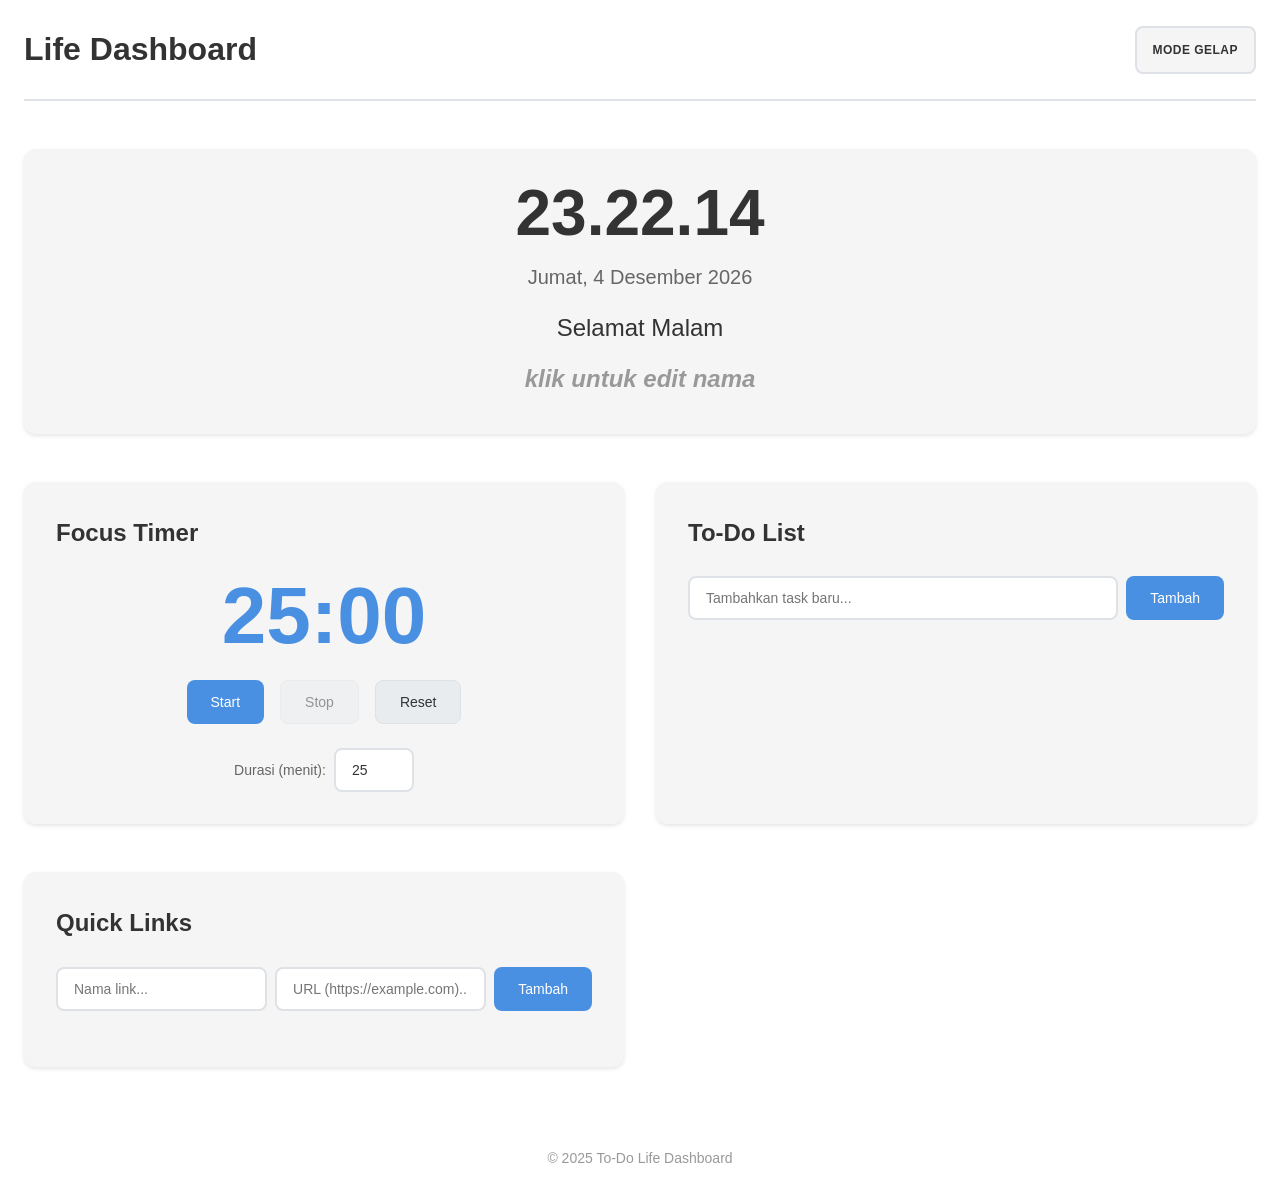
<file: index.html>
﻿<!DOCTYPE html>
<html lang="id">
<head>
    <meta charset="UTF-8">
    <meta name="viewport" content="width=device-width, initial-scale=1.0">
    <meta name="description" content="Dashboard produktivitas dengan greeting personal, Pomodoro timer, to-do list, dan quick links">
    <meta name="author" content="To-Do Life Dashboard">
    <title>To-Do Life Dashboard</title>
    <link rel="stylesheet" href="css/styles.css">
</head>
<body>
    <!-- Error Container untuk Critical Errors -->
    <div id="error-container" style="display: none;"></div>

    <!-- Notification Container -->
    <div id="notification-container"></div>

    <!-- Main Dashboard -->
    <main class="dashboard">
        <!-- Header dengan Theme Toggle -->
        <header class="dashboard-header">
            <h1 class="dashboard-title">Life Dashboard</h1>
            <button id="theme-toggle" class="theme-toggle" aria-label="Ganti mode tampilan">
                <span class="theme-icon">Mode gelap</span>
            </button>
        </header>

        <!-- Greeting Section -->
        <section id="greeting-section" class="section greeting-section">
            <div class="greeting-container">
                <div class="time-display" id="time-display">--:--:--</div>
                <div class="date-display" id="date-display">Loading...</div>
                <div class="greeting-text">
                    <span class="greeting-message" id="greeting-message">Selamat Datang</span>
                    <span class="greeting-name" id="greeting-name" contenteditable="false" data-placeholder="klik untuk edit nama"></span>
                </div>
            </div>
        </section>

        <!-- Timer Section -->
        <section id="timer-section" class="section timer-section">
            <h2 class="section-title">Focus Timer</h2>
            <div class="timer-container">
                <div class="timer-display" id="timer-display">25:00</div>
                <div class="timer-controls">
                    <button id="timer-start" class="btn btn-primary">Start</button>
                    <button id="timer-stop" class="btn btn-secondary" disabled>Stop</button>
                    <button id="timer-reset" class="btn btn-secondary">Reset</button>
                </div>
                <div class="timer-settings">
                    <label for="timer-duration">Durasi (menit):</label>
                    <input type="number" id="timer-duration" min="1" max="120" value="25">
                </div>
            </div>
        </section>

        <!-- Todo Section -->
        <section id="todo-section" class="section todo-section">
            <h2 class="section-title">To-Do List</h2>
            <div class="todo-container">
                <div class="todo-input-group">
                    <input type="text" id="todo-input" class="todo-input" placeholder="Tambahkan task baru..." maxlength="500">
                    <button id="todo-add" class="btn btn-primary">Tambah</button>
                </div>
                <ul id="todo-list" class="todo-list">
                    <!-- Tasks will be rendered here -->
                </ul>
            </div>
        </section>

        <!-- Links Section -->
        <section id="links-section" class="section links-section">
            <h2 class="section-title">Quick Links</h2>
            <div class="links-container">
                <div class="links-input-group">
                    <input type="text" id="link-name" class="link-input" placeholder="Nama link...">
                    <input type="text" id="link-url" class="link-input" placeholder="URL (https://example.com)...">
                    <button id="link-add" class="btn btn-primary">Tambah</button>
                </div>
                <div id="links-grid" class="links-grid">
                    <!-- Links will be rendered here -->
                </div>
            </div>
        </section>

        <!-- Footer -->
        <footer class="dashboard-footer">
            <p>&copy; 2025 To-Do Life Dashboard</p>
        </footer>
    </main>

    <!-- JavaScript -->
    <script src="js/script.js"></script>
</body>
</html>
</file>
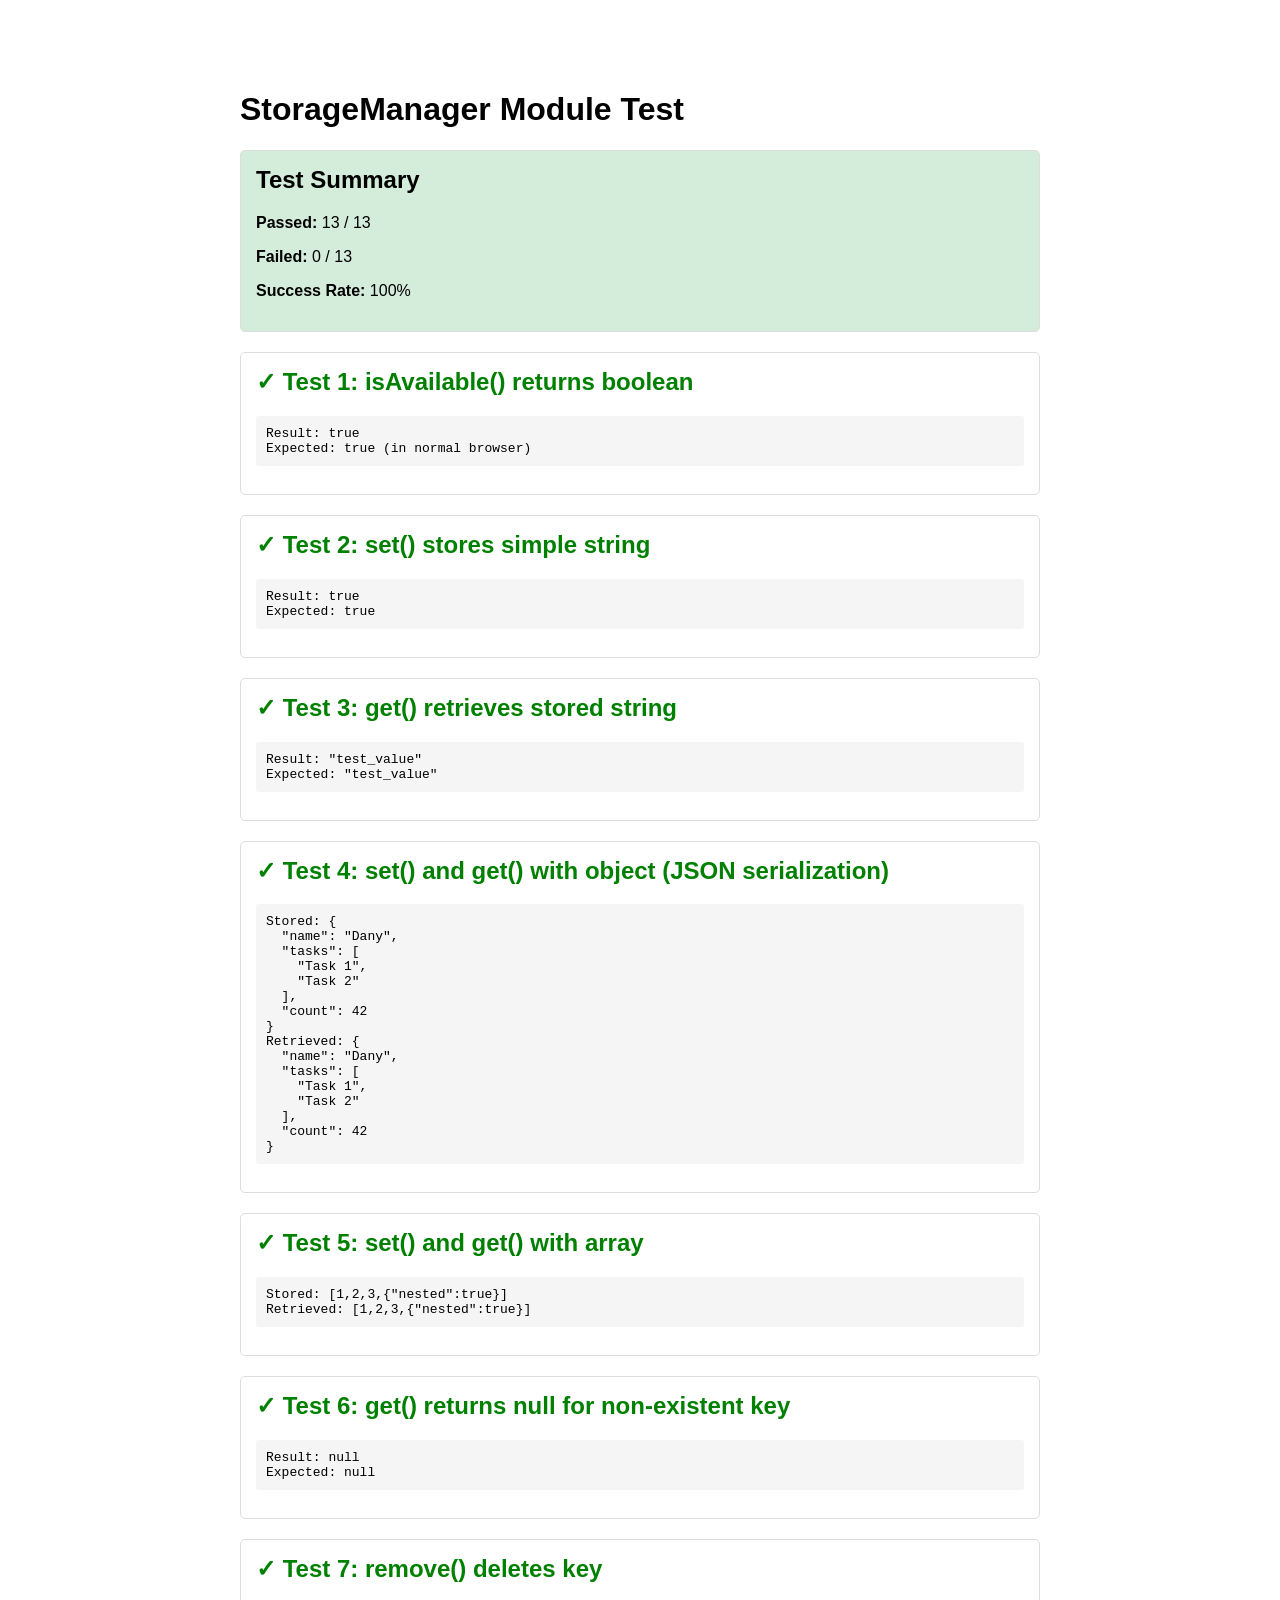
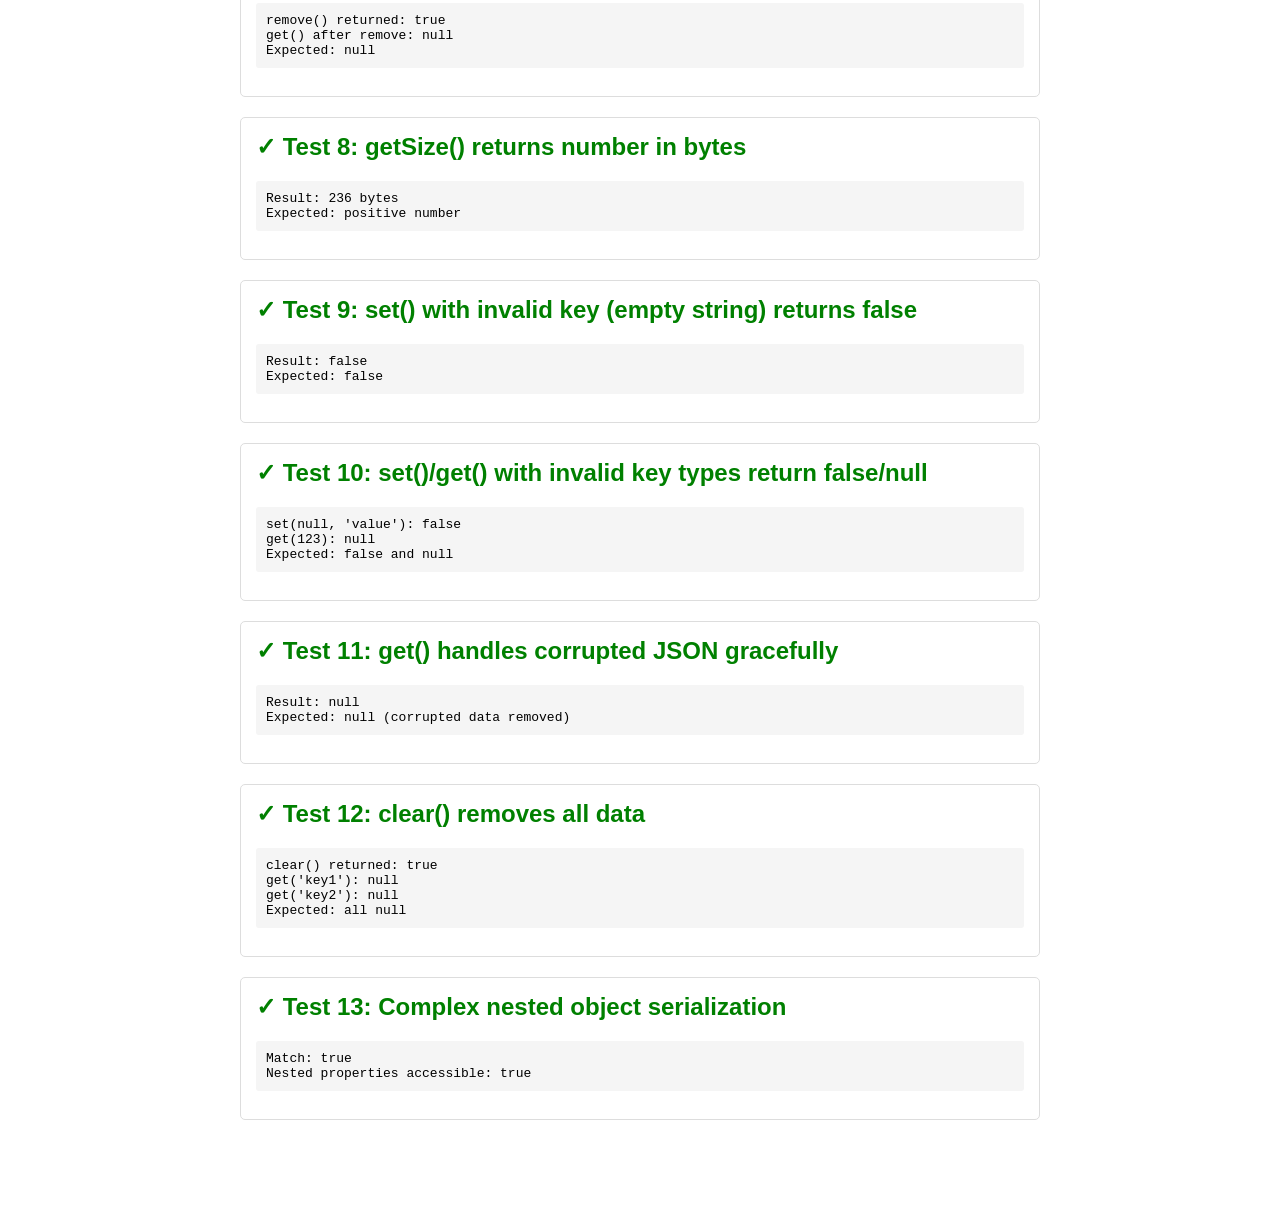
<file: test-storage.html>
<!DOCTYPE html>
<html lang="en">
<head>
    <meta charset="UTF-8">
    <meta name="viewport" content="width=device-width, initial-scale=1.0">
    <title>StorageManager Test</title>
    <style>
        body {
            font-family: Arial, sans-serif;
            max-width: 800px;
            margin: 50px auto;
            padding: 20px;
        }
        .test-section {
            margin: 20px 0;
            padding: 15px;
            border: 1px solid #ddd;
            border-radius: 5px;
        }
        .pass { color: green; }
        .fail { color: red; }
        h2 { margin-top: 0; }
        pre {
            background: #f5f5f5;
            padding: 10px;
            border-radius: 3px;
            overflow-x: auto;
        }
    </style>
</head>
<body>
    <h1>StorageManager Module Test</h1>
    
    <div id="test-results"></div>
    
    <script src="js/script.js"></script>
    <script>
        // Test suite for StorageManager
        const results = document.getElementById('test-results');
        
        function addResult(testName, passed, details = '') {
            const section = document.createElement('div');
            section.className = 'test-section';
            section.innerHTML = `
                <h2 class="${passed ? 'pass' : 'fail'}">
                    ${passed ? '✓' : '✗'} ${testName}
                </h2>
                ${details ? `<pre>${details}</pre>` : ''}
            `;
            results.appendChild(section);
        }
        
        // Test 1: isAvailable()
        const isAvailable = StorageManager.isAvailable();
        addResult(
            'Test 1: isAvailable() returns boolean',
            typeof isAvailable === 'boolean',
            `Result: ${isAvailable}\nExpected: true (in normal browser)`
        );
        
        // Test 2: set() with simple value
        const setResult = StorageManager.set('test_key', 'test_value');
        addResult(
            'Test 2: set() stores simple string',
            setResult === true,
            `Result: ${setResult}\nExpected: true`
        );
        
        // Test 3: get() retrieves value
        const getValue = StorageManager.get('test_key');
        addResult(
            'Test 3: get() retrieves stored string',
            getValue === 'test_value',
            `Result: "${getValue}"\nExpected: "test_value"`
        );
        
        // Test 4: set() with object (JSON serialization)
        const testObj = { name: 'Dany', tasks: ['Task 1', 'Task 2'], count: 42 };
        const setObjResult = StorageManager.set('test_object', testObj);
        const getObjResult = StorageManager.get('test_object');
        const objMatch = JSON.stringify(getObjResult) === JSON.stringify(testObj);
        addResult(
            'Test 4: set() and get() with object (JSON serialization)',
            setObjResult && objMatch,
            `Stored: ${JSON.stringify(testObj, null, 2)}\nRetrieved: ${JSON.stringify(getObjResult, null, 2)}`
        );
        
        // Test 5: set() with array
        const testArray = [1, 2, 3, { nested: true }];
        StorageManager.set('test_array', testArray);
        const getArrayResult = StorageManager.get('test_array');
        const arrayMatch = JSON.stringify(getArrayResult) === JSON.stringify(testArray);
        addResult(
            'Test 5: set() and get() with array',
            arrayMatch,
            `Stored: ${JSON.stringify(testArray)}\nRetrieved: ${JSON.stringify(getArrayResult)}`
        );
        
        // Test 6: get() returns null for non-existent key
        const nonExistent = StorageManager.get('non_existent_key');
        addResult(
            'Test 6: get() returns null for non-existent key',
            nonExistent === null,
            `Result: ${nonExistent}\nExpected: null`
        );
        
        // Test 7: remove() deletes key
        StorageManager.set('temp_key', 'temp_value');
        const removeResult = StorageManager.remove('temp_key');
        const afterRemove = StorageManager.get('temp_key');
        addResult(
            'Test 7: remove() deletes key',
            removeResult === true && afterRemove === null,
            `remove() returned: ${removeResult}\nget() after remove: ${afterRemove}\nExpected: null`
        );
        
        // Test 8: getSize() returns number
        const sizeResult = StorageManager.getSize();
        addResult(
            'Test 8: getSize() returns number in bytes',
            typeof sizeResult === 'number' && sizeResult >= 0,
            `Result: ${sizeResult} bytes\nExpected: positive number`
        );
        
        // Test 9: Handling invalid key (empty string)
        const invalidSetResult = StorageManager.set('', 'value');
        addResult(
            'Test 9: set() with invalid key (empty string) returns false',
            invalidSetResult === false,
            `Result: ${invalidSetResult}\nExpected: false`
        );
        
        // Test 10: Handling invalid key (non-string)
        const invalidSetResult2 = StorageManager.set(null, 'value');
        const invalidGetResult = StorageManager.get(123);
        addResult(
            'Test 10: set()/get() with invalid key types return false/null',
            invalidSetResult2 === false && invalidGetResult === null,
            `set(null, 'value'): ${invalidSetResult2}\nget(123): ${invalidGetResult}\nExpected: false and null`
        );
        
        // Test 11: Handling corrupted JSON data
        if (StorageManager.isAvailable()) {
            localStorage.setItem('corrupted_key', '{invalid json}');
        }
        const corruptedResult = StorageManager.get('corrupted_key');
        addResult(
            'Test 11: get() handles corrupted JSON gracefully',
            corruptedResult === null,
            `Result: ${corruptedResult}\nExpected: null (corrupted data removed)`
        );
        
        // Test 12: clear() removes all data
        StorageManager.set('key1', 'value1');
        StorageManager.set('key2', 'value2');
        const clearResult = StorageManager.clear();
        const afterClear1 = StorageManager.get('key1');
        const afterClear2 = StorageManager.get('key2');
        addResult(
            'Test 12: clear() removes all data',
            clearResult === true && afterClear1 === null && afterClear2 === null,
            `clear() returned: ${clearResult}\nget('key1'): ${afterClear1}\nget('key2'): ${afterClear2}\nExpected: all null`
        );
        
        // Test 13: Complex nested object
        const complexObj = {
            user: {
                name: 'Dany',
                settings: {
                    theme: 'dark',
                    notifications: true
                }
            },
            tasks: [
                { id: 1, text: 'Task 1', completed: false },
                { id: 2, text: 'Task 2', completed: true }
            ]
        };
        StorageManager.set('complex', complexObj);
        const retrievedComplex = StorageManager.get('complex');
        const complexMatch = JSON.stringify(retrievedComplex) === JSON.stringify(complexObj);
        addResult(
            'Test 13: Complex nested object serialization',
            complexMatch,
            `Match: ${complexMatch}\nNested properties accessible: ${retrievedComplex?.user?.settings?.theme === 'dark'}`
        );
        
        // Summary
        const allSections = document.querySelectorAll('.test-section h2');
        const passCount = document.querySelectorAll('.test-section h2.pass').length;
        const failCount = document.querySelectorAll('.test-section h2.fail').length;
        
        const summary = document.createElement('div');
        summary.className = 'test-section';
        summary.style.backgroundColor = passCount === allSections.length ? '#d4edda' : '#f8d7da';
        summary.innerHTML = `
            <h2>Test Summary</h2>
            <p><strong>Passed:</strong> ${passCount} / ${allSections.length}</p>
            <p><strong>Failed:</strong> ${failCount} / ${allSections.length}</p>
            <p><strong>Success Rate:</strong> ${Math.round((passCount / allSections.length) * 100)}%</p>
        `;
        results.insertBefore(summary, results.firstChild);
        
        console.log('StorageManager tests completed');
        console.log(`Passed: ${passCount}, Failed: ${failCount}`);
    </script>
</body>
</html>
</file>
<file: css/styles.css>
﻿/* ============================================
   CSS Reset and Base Styles
   ============================================ */

* {
    margin: 0;
    padding: 0;
    box-sizing: border-box;
}

html {
    font-size: 16px;
    -webkit-font-smoothing: antialiased;
    -moz-osx-font-smoothing: grayscale;
}

body {
    font-family: -apple-system, BlinkMacSystemFont, 'Segoe UI', Roboto, 'Helvetica Neue', Arial, sans-serif;
    line-height: 1.6;
}

button {
    cursor: pointer;
    border: none;
    font-family: inherit;
}

input {
    font-family: inherit;
}

ul {
    list-style: none;
}

a {
    text-decoration: none;
    color: inherit;
}

/* ============================================
   CSS Custom Properties - Light Theme (Default)
   ============================================ */

:root {
    /* Colors - Light Theme */
    --bg-primary: #ffffff;
    --bg-secondary: #f5f5f5;
    --bg-tertiary: #e9ecef;
    --text-primary: #333333;
    --text-secondary: #666666;
    --text-tertiary: #999999;
    --accent-primary: #4a90e2;
    --accent-hover: #357abd;
    --accent-light: #e3f2fd;
    --success: #5cb85c;
    --warning: #f0ad4e;
    --error: #d9534f;
    --border-color: #dee2e6;
    --shadow-sm: 0 2px 4px rgba(0, 0, 0, 0.1);
    --shadow-md: 0 4px 8px rgba(0, 0, 0, 0.15);
    --shadow-lg: 0 8px 16px rgba(0, 0, 0, 0.2);

    /* Spacing */
    --spacing-xs: 0.25rem;
    --spacing-sm: 0.5rem;
    --spacing-md: 1rem;
    --spacing-lg: 1.5rem;
    --spacing-xl: 2rem;
    --spacing-2xl: 3rem;

    /* Border Radius */
    --radius-sm: 4px;
    --radius-md: 8px;
    --radius-lg: 12px;
    --radius-xl: 16px;

    /* Transitions */
    --transition-fast: 150ms ease-in-out;
    --transition-normal: 300ms ease-in-out;
    --transition-slow: 500ms ease-in-out;
}

/* ============================================
   CSS Custom Properties - Dark Theme
   ============================================ */

[data-theme="dark"] {
    --bg-primary: #1a1a1a;
    --bg-secondary: #2d2d2d;
    --bg-tertiary: #3d3d3d;
    --text-primary: #f0f0f0;
    --text-secondary: #b0b0b0;
    --text-tertiary: #808080;
    --accent-primary: #5aa5ff;
    --accent-hover: #4a95ef;
    --accent-light: #1e3a5f;
    --success: #6cc76c;
    --warning: #f5b95f;
    --error: #e56565;
    --border-color: #4a4a4a;
    --shadow-sm: 0 2px 4px rgba(0, 0, 0, 0.3);
    --shadow-md: 0 4px 8px rgba(0, 0, 0, 0.4);
    --shadow-lg: 0 8px 16px rgba(0, 0, 0, 0.5);
}

[data-theme="dark"] .theme-toggle {
    color: #ffffff;
}

/* ============================================
   Theme Transition
   ============================================ */

body,
.dashboard,
.section,
.btn,
input,
.todo-item,
.link-card {
    transition: background-color var(--transition-normal),
                color var(--transition-normal),
                border-color var(--transition-normal);
}

/* ============================================
   Body and Dashboard Layout
   ============================================ */

body {
    background-color: var(--bg-primary);
    color: var(--text-primary);
    min-height: 100vh;
    overflow-x: hidden;
}

.dashboard {
    max-width: 1200px;
    margin: 0 auto;
    padding: var(--spacing-lg);
    min-height: 100vh;
    display: flex;
    flex-direction: column;
}

/* Desktop dashboard grid */
@media (min-width: 1024px) {
    .dashboard {
        display: grid;
        grid-template-columns: repeat(2, minmax(0, 1fr));
        align-content: start;
        column-gap: var(--spacing-xl);
        row-gap: var(--spacing-md);
        max-width: 1500px;
    }
    .dashboard-header, .dashboard-footer, .greeting-section { grid-column: 1 / -1; }
    .section { margin-bottom: 0; min-width: 0; }
}

/* ============================================
   Error and Notification Containers
   ============================================ */

#error-container {
    position: fixed;
    top: 0;
    left: 0;
    width: 100%;
    height: 100%;
    background-color: var(--bg-primary);
    z-index: 9999;
    display: flex;
    align-items: center;
    justify-content: center;
    padding: var(--spacing-lg);
}

.critical-error {
    text-align: center;
    padding: var(--spacing-2xl);
    background-color: var(--bg-secondary);
    border-radius: var(--radius-lg);
    box-shadow: var(--shadow-lg);
}

.critical-error h2 {
    color: var(--error);
    margin-bottom: var(--spacing-lg);
}

.critical-error button {
    margin-top: var(--spacing-lg);
}

#notification-container {
    position: fixed;
    top: var(--spacing-lg);
    right: var(--spacing-lg);
    z-index: 1000;
    display: flex;
    flex-direction: column;
    gap: var(--spacing-sm);
}

.notification {
    padding: var(--spacing-md) var(--spacing-lg);
    border-radius: var(--radius-md);
    box-shadow: var(--shadow-md);
    animation: slideIn 0.3s ease-out;
    max-width: 400px;
    font-size: 0.875rem;
}

.notification-info {
    background-color: var(--accent-light);
    color: var(--accent-primary);
}

.notification-success {
    background-color: var(--success);
    color: white;
}

.notification-warning {
    background-color: var(--warning);
    color: white;
}

.notification-error {
    background-color: var(--error);
    color: white;
}

@keyframes slideIn {
    from {
        transform: translateX(100%);
        opacity: 0;
    }
    to {
        transform: translateX(0);
        opacity: 1;
    }
}

/* ============================================
   Header
   ============================================ */

.dashboard-header {
    display: flex;
    justify-content: space-between;
    align-items: center;
    margin-bottom: var(--spacing-xl);
    padding-bottom: var(--spacing-lg);
    border-bottom: 2px solid var(--border-color);
}

.dashboard-title {
    font-size: 2rem;
    font-weight: 700;
    color: var(--text-primary);
}

.theme-toggle {
    min-height: 48px;
    padding: 0 var(--spacing-md);
    border-radius: var(--radius-md);
    background-color: var(--bg-secondary);
    border: 2px solid var(--border-color);
    display: flex;
    align-items: center;
    justify-content: center;
    font-size: 0.75rem;
    font-weight: 600;
    color: var(--text-primary);
    letter-spacing: 0.04em;
    transition: all var(--transition-fast);
}

.theme-toggle:hover {
    background-color: var(--bg-tertiary);
    transform: scale(1.05);
}

.theme-toggle:active {
    transform: scale(0.95);
}

/* ============================================
   Sections
   ============================================ */

.section {
    background-color: var(--bg-secondary);
    border-radius: var(--radius-lg);
    padding: var(--spacing-xl);
    margin-bottom: var(--spacing-xl);
    box-shadow: var(--shadow-sm);
}

.section-title {
    font-size: 1.5rem;
    font-weight: 600;
    color: var(--text-primary);
    margin-bottom: var(--spacing-lg);
}

/* ============================================
   Buttons
   ============================================ */

.btn {
    padding: var(--spacing-sm) var(--spacing-lg);
    border-radius: var(--radius-md);
    font-size: 0.875rem;
    font-weight: 500;
    transition: all var(--transition-fast);
    min-height: 44px;
    min-width: 44px;
}

.btn-primary {
    background-color: var(--accent-primary);
    color: white;
}

.btn-primary:hover:not(:disabled) {
    background-color: var(--accent-hover);
    box-shadow: var(--shadow-sm);
}

.btn-secondary {
    background-color: var(--bg-tertiary);
    color: var(--text-primary);
    border: 1px solid var(--border-color);
}

.btn-secondary:hover:not(:disabled) {
    background-color: var(--border-color);
}

.btn:disabled {
    opacity: 0.5;
    cursor: not-allowed;
}

.btn:active:not(:disabled) {
    transform: scale(0.98);
}

/* ============================================
   Inputs
   ============================================ */

input[type="text"],
input[type="number"] {
    padding: var(--spacing-sm) var(--spacing-md);
    border: 2px solid var(--border-color);
    border-radius: var(--radius-md);
    background-color: var(--bg-primary);
    color: var(--text-primary);
    font-size: 0.875rem;
    transition: all var(--transition-fast);
    min-height: 44px;
}

input[type="text"]:focus,
input[type="number"]:focus {
    outline: none;
    border-color: var(--accent-primary);
    box-shadow: 0 0 0 3px var(--accent-light);
}

/* ============================================
   Greeting Section
   ============================================ */

.greeting-section {
    text-align: center;
}

.greeting-container {
    display: flex;
    flex-direction: column;
    gap: var(--spacing-md);
}

.time-display {
    font-size: 4rem;
    font-weight: 700;
    color: var(--text-primary);
    line-height: 1;
}

.date-display {
    font-size: 1.25rem;
    color: var(--text-secondary);
}

.greeting-text {
    font-size: 1.5rem;
    color: var(--text-primary);
    display: flex;
    flex-direction: column;
    gap: var(--spacing-sm);
}

.greeting-name {
    font-weight: 600;
    color: var(--accent-primary);
    cursor: text;
    padding: var(--spacing-xs) var(--spacing-sm);
    border-radius: var(--radius-sm);
    transition: background-color var(--transition-fast);
}

.greeting-name:hover {
    background-color: var(--bg-tertiary);
}

.greeting-name:empty:before {
    content: attr(data-placeholder);
    color: var(--text-tertiary);
    font-style: italic;
}

/* ============================================
   Timer Section
   ============================================ */

.timer-container {
    display: flex;
    flex-direction: column;
    align-items: center;
    gap: var(--spacing-lg);
}

.timer-display {
    font-size: 5rem;
    font-weight: 700;
    color: var(--accent-primary);
    font-variant-numeric: tabular-nums;
    line-height: 1;
}

.timer-controls {
    display: flex;
    gap: var(--spacing-md);
}

.timer-settings {
    display: flex;
    align-items: center;
    gap: var(--spacing-sm);
}

.timer-settings label {
    font-size: 0.875rem;
    color: var(--text-secondary);
}

.timer-settings input {
    width: 80px;
}

/* ============================================
   Todo Section
   ============================================ */

.todo-input-group {
    display: flex;
    gap: var(--spacing-sm);
    margin-bottom: var(--spacing-lg);
}

.todo-input {
    flex: 1;
}

.todo-list {
    display: flex;
    flex-direction: column;
    gap: var(--spacing-sm);
}

.todo-item {
    display: flex;
    align-items: center;
    gap: var(--spacing-md);
    padding: var(--spacing-md);
    background-color: var(--bg-primary);
    border: 1px solid var(--border-color);
    border-radius: var(--radius-md);
    transition: all var(--transition-fast);
}

.todo-item:hover {
    box-shadow: var(--shadow-sm);
}

.todo-checkbox {
    width: 20px;
    height: 20px;
    cursor: pointer;
    min-width: 20px;
}

.todo-text {
    flex: 1;
    color: var(--text-primary);
    font-size: 0.875rem;
    word-break: break-word;
}

.todo-item.completed .todo-text {
    text-decoration: line-through;
    color: var(--text-tertiary);
}

.todo-actions {
    display: flex;
    gap: var(--spacing-xs);
}

.btn-icon {
    width: 36px;
    height: 36px;
    padding: 0;
    display: flex;
    align-items: center;
    justify-content: center;
    font-size: 1rem;
}

/* ============================================
   Links Section
   ============================================ */

.links-input-group {
    display: flex;
    gap: var(--spacing-sm);
    margin-bottom: var(--spacing-lg);
    flex-wrap: wrap;
}

.link-input {
    flex: 1;
    min-width: 150px;
}

.links-grid {
    display: grid;
    grid-template-columns: repeat(auto-fill, minmax(200px, 1fr));
    gap: var(--spacing-md);
}

.link-card {
    display: flex;
    flex-direction: column;
    gap: var(--spacing-sm);
    padding: var(--spacing-md);
    background-color: var(--bg-primary);
    border: 2px solid var(--border-color);
    border-radius: var(--radius-md);
    transition: all var(--transition-fast);
    min-height: 80px;
}

.link-card:hover {
    border-color: var(--accent-primary);
    box-shadow: var(--shadow-md);
    transform: translateY(-2px);
}

.link-name {
    font-weight: 600;
    color: var(--text-primary);
    font-size: 0.875rem;
    overflow: hidden;
    text-overflow: ellipsis;
    white-space: nowrap;
}

.link-url {
    font-size: 0.75rem;
    color: var(--text-secondary);
    overflow: hidden;
    text-overflow: ellipsis;
    white-space: nowrap;
}

.link-actions {
    display: flex;
    justify-content: flex-end;
    margin-top: auto;
}

/* ============================================
   Footer
   ============================================ */

.dashboard-footer {
    margin-top: auto;
    padding-top: var(--spacing-xl);
    text-align: center;
    color: var(--text-tertiary);
    font-size: 0.875rem;
}

/* ============================================
   Responsive Design
   ============================================ */

/* Tablet (768px - 1023px) */
@media (max-width: 1023px) {
    .dashboard {
        padding: var(--spacing-md);
    }

    .dashboard-title {
        font-size: 1.5rem;
    }

    .time-display {
        font-size: 3rem;
    }

    .timer-display {
        font-size: 4rem;
    }

    .links-grid {
        grid-template-columns: repeat(auto-fill, minmax(150px, 1fr));
    }
}

/* Mobile (375px - 767px) */
@media (max-width: 767px) {
    .dashboard {
        padding: var(--spacing-sm);
    }

    .section {
        padding: var(--spacing-lg);
    }

    .dashboard-title {
        font-size: 1.25rem;
    }

    .time-display {
        font-size: 2.5rem;
    }

    .date-display {
        font-size: 1rem;
    }

    .greeting-text {
        font-size: 1.25rem;
    }

    .timer-display {
        font-size: 3rem;
    }

    .timer-controls {
        flex-wrap: wrap;
        justify-content: center;
    }

    .todo-input-group,
    .links-input-group {
        flex-direction: column;
    }

    .link-input {
        width: 100%;
    }

    .links-grid {
        grid-template-columns: 1fr;
    }

    .btn {
        width: 100%;
    }

    .timer-controls .btn {
        flex: 1;
        min-width: 80px;
    }
}

/* Small Mobile (max 374px) */
@media (max-width: 374px) {
    .time-display {
        font-size: 2rem;
    }

    .timer-display {
        font-size: 2.5rem;
    }
}
</file>
